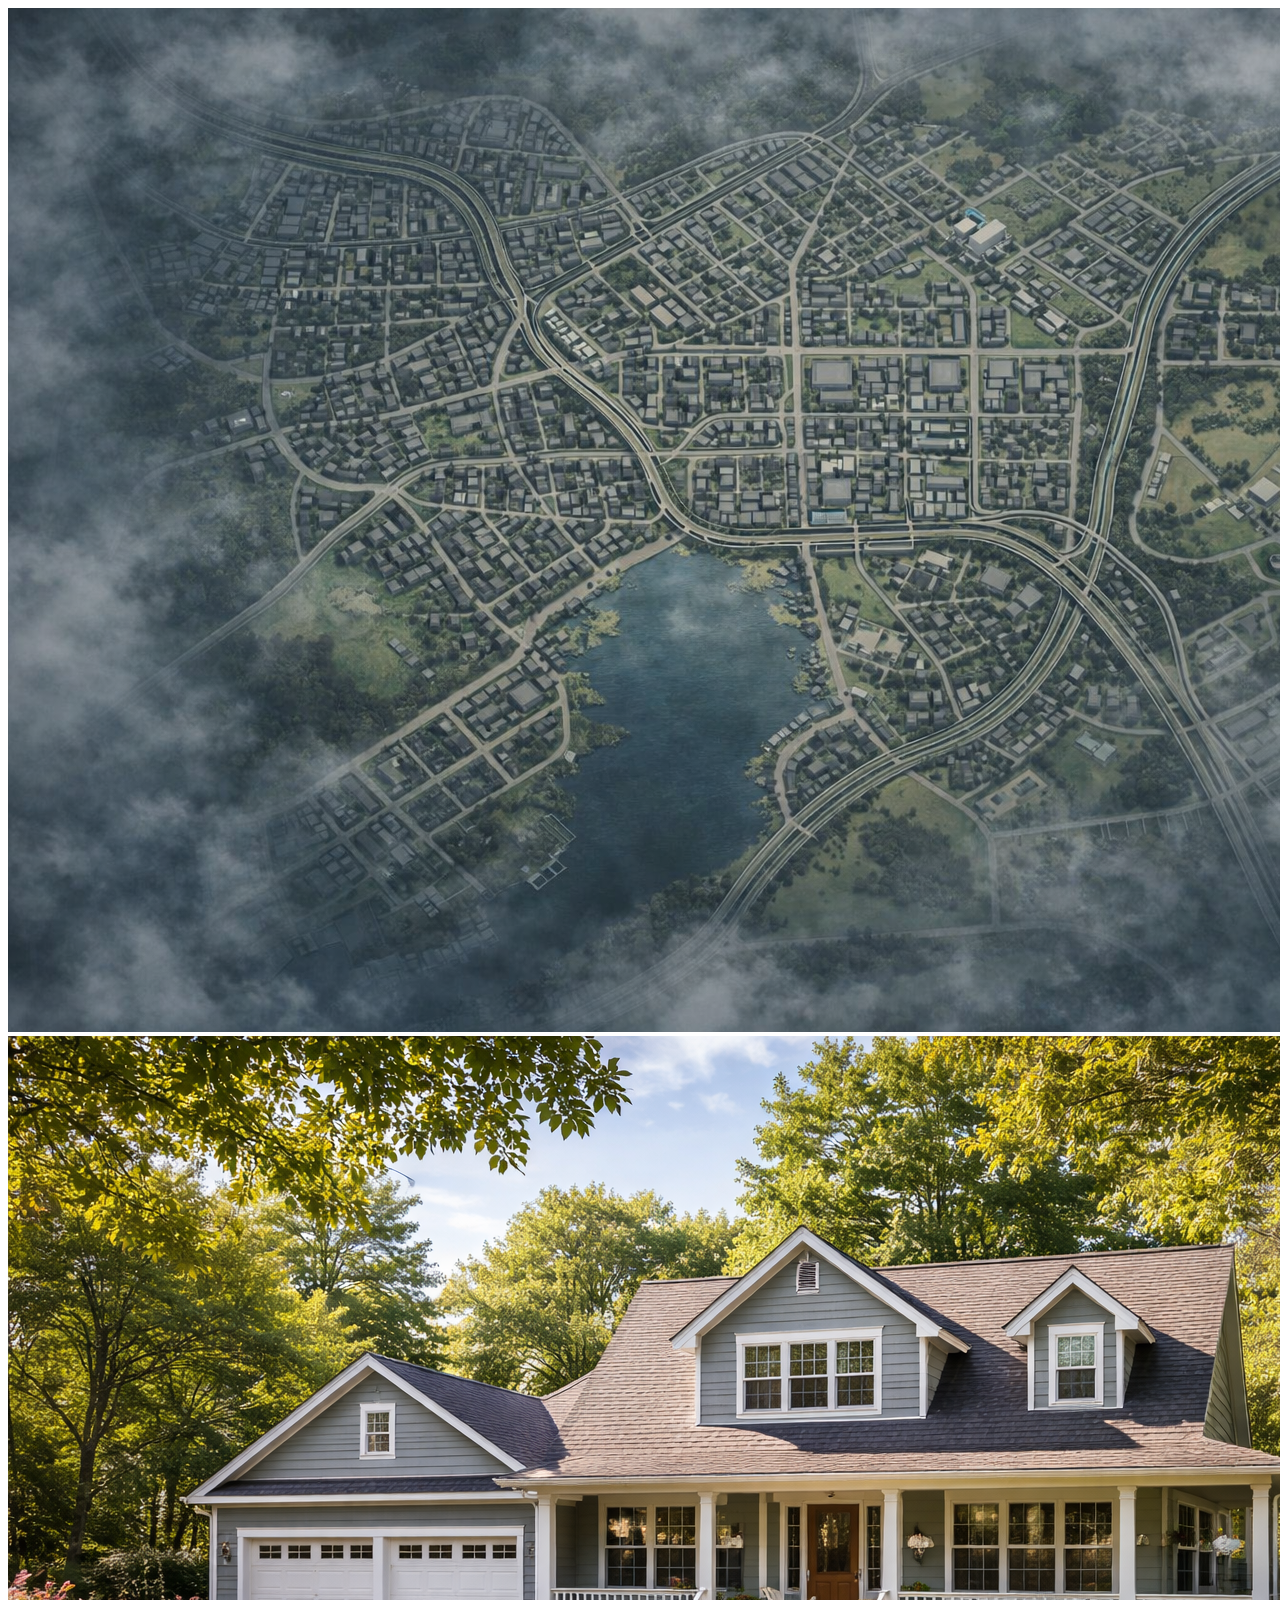
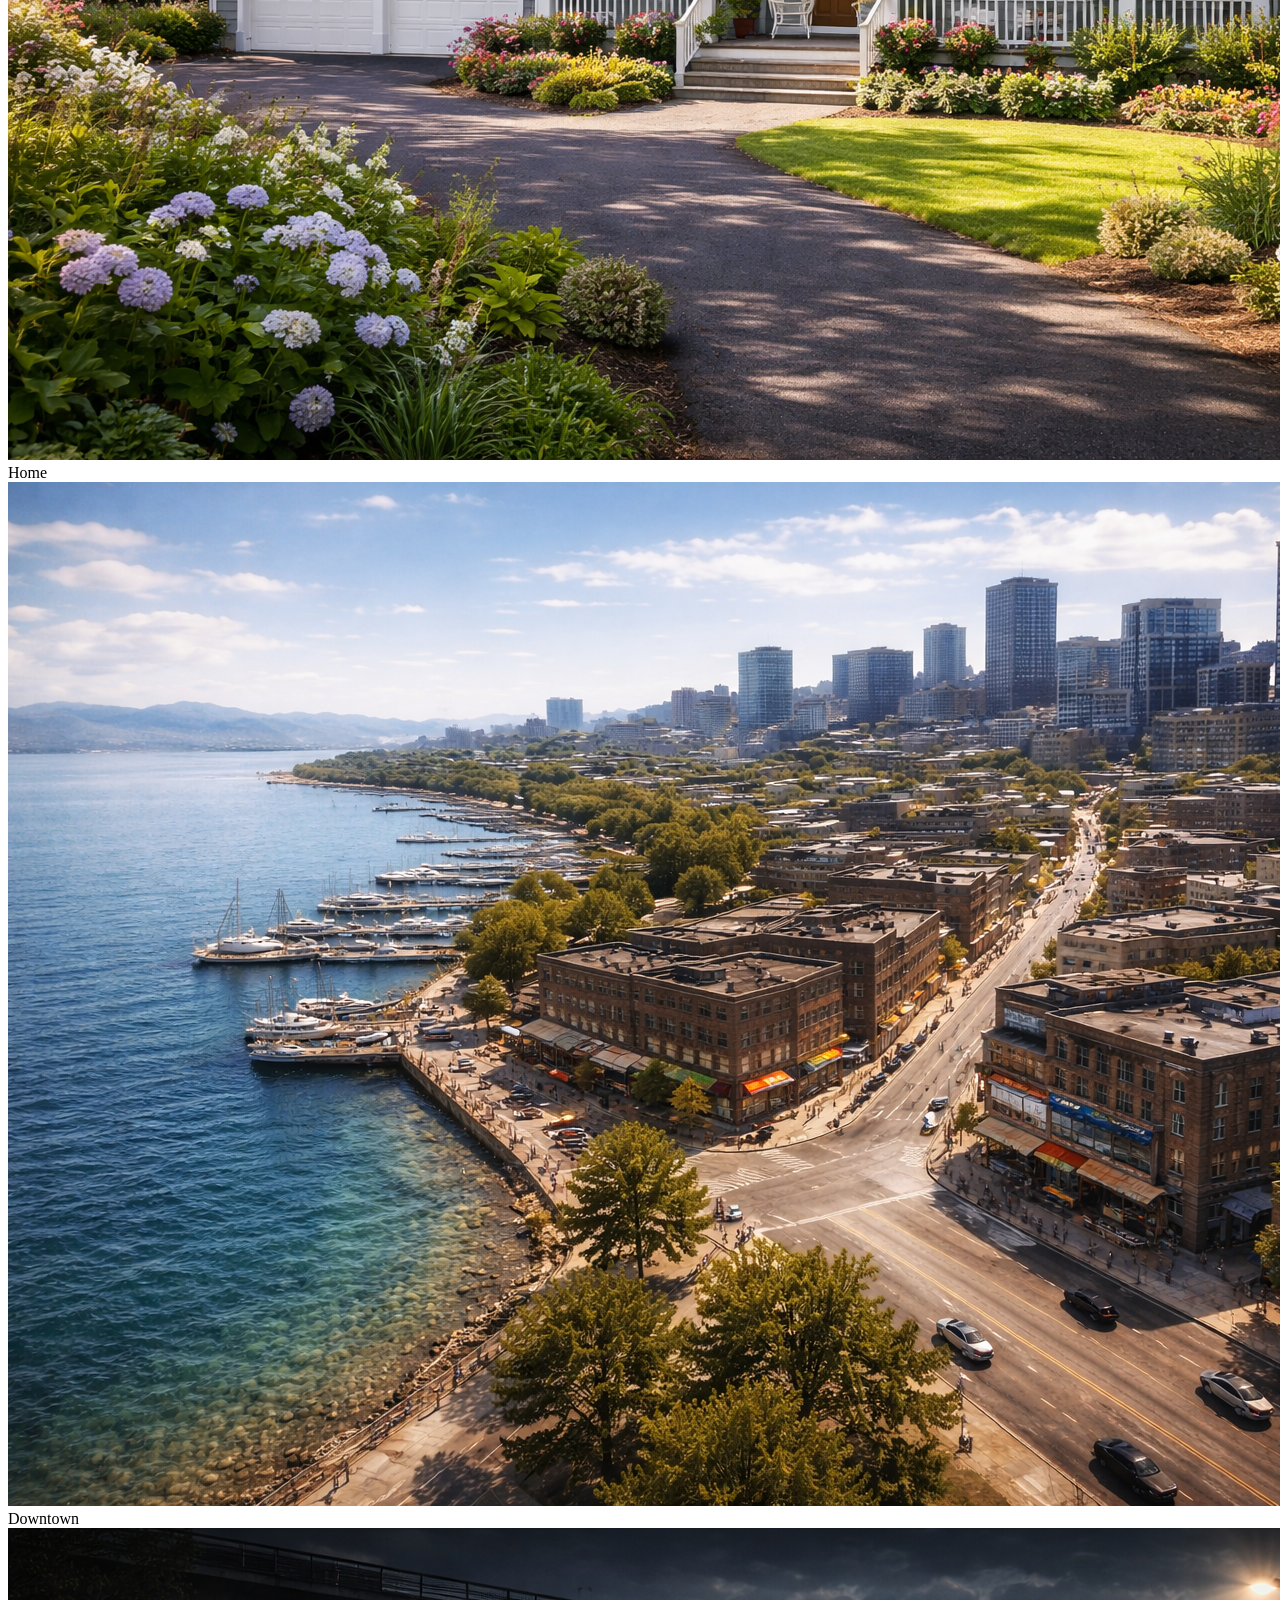
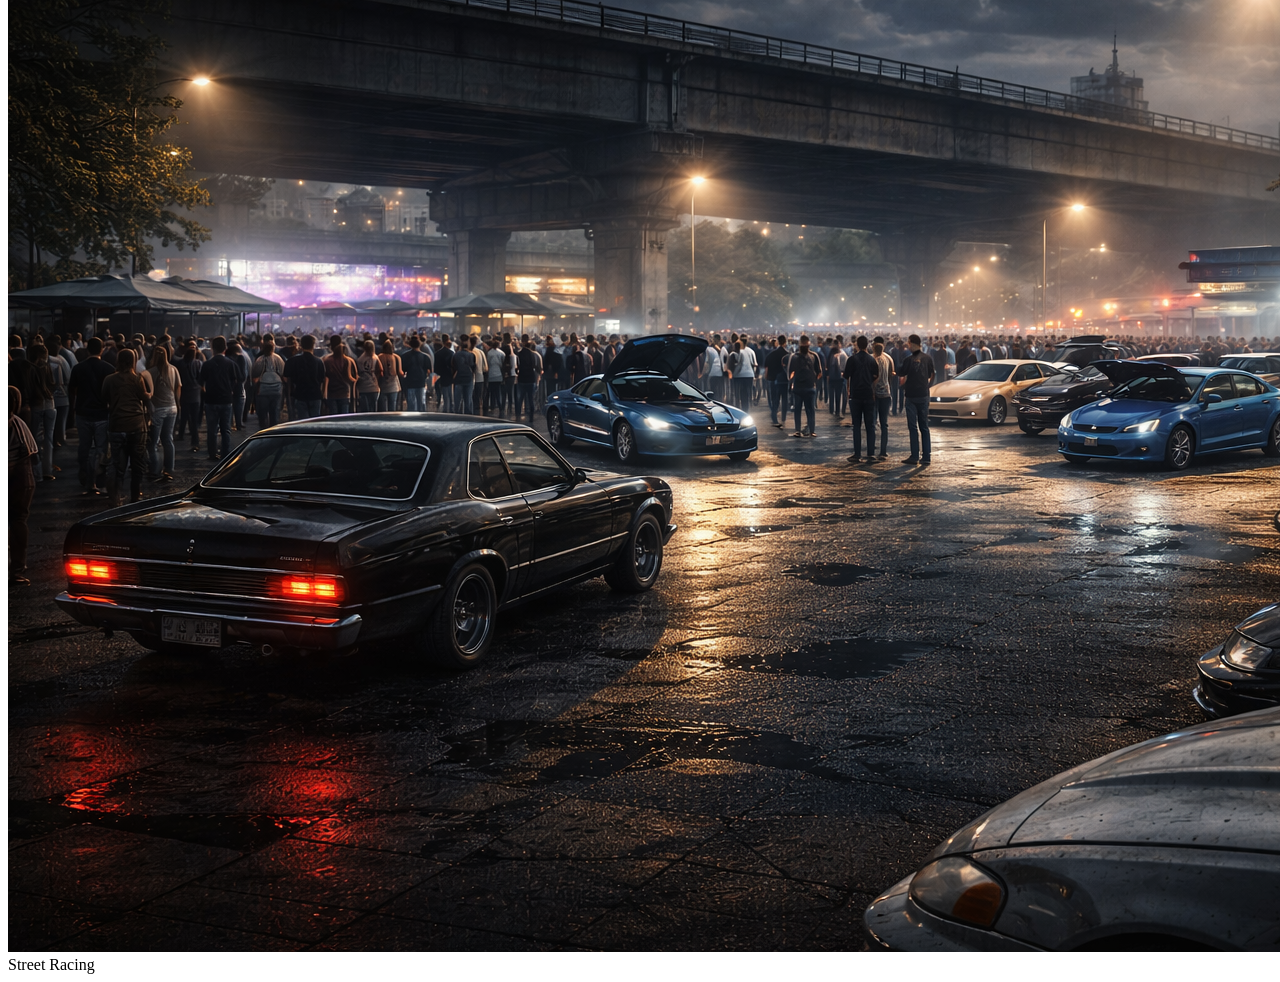
<file: Drag Life/index.html>
<!DOCTYPE html>

<html>

<head>

<meta charset="UTF-8">
<title>Drag Life</title>

<link rel="stylesheet" href="css/style.css">

</head>

<body>

<div id="game"></div>

<!-- CORE ENGINE -->

<script src="engine/core/render.js"></script>

<script src="engine/core/sceneManager.js"></script>

<!-- DATA -->

<script src="data/cars.js"></script>

<!-- SCENES -->

<script src="engine/scenes/world.js"></script>

<script src="engine/scenes/home.js"></script>

<script src="engine/scenes/garage.js"></script>

<script src="engine/scenes/downtown.js"></script>

<script src="engine/scenes/dealership.js"></script>

<!-- SYSTEMS -->

<script src="engine/systems/racing.js"></script>

<!-- GAME START -->

<script src="engine/core/game.js"></script>

</body>

</html>
</file>
<file: Drag Life/css/style.css>
.dealer-car{
width:550px;
display:block;
margin:20px auto;
}

.dealer-stats{
text-align:center;
margin-top:10px;
}

.dealer-controls{
text-align:center;
margin-top:15px;
}

.dealer-controls button{
margin:5px;
padding:8px 14px;
}
</file>
